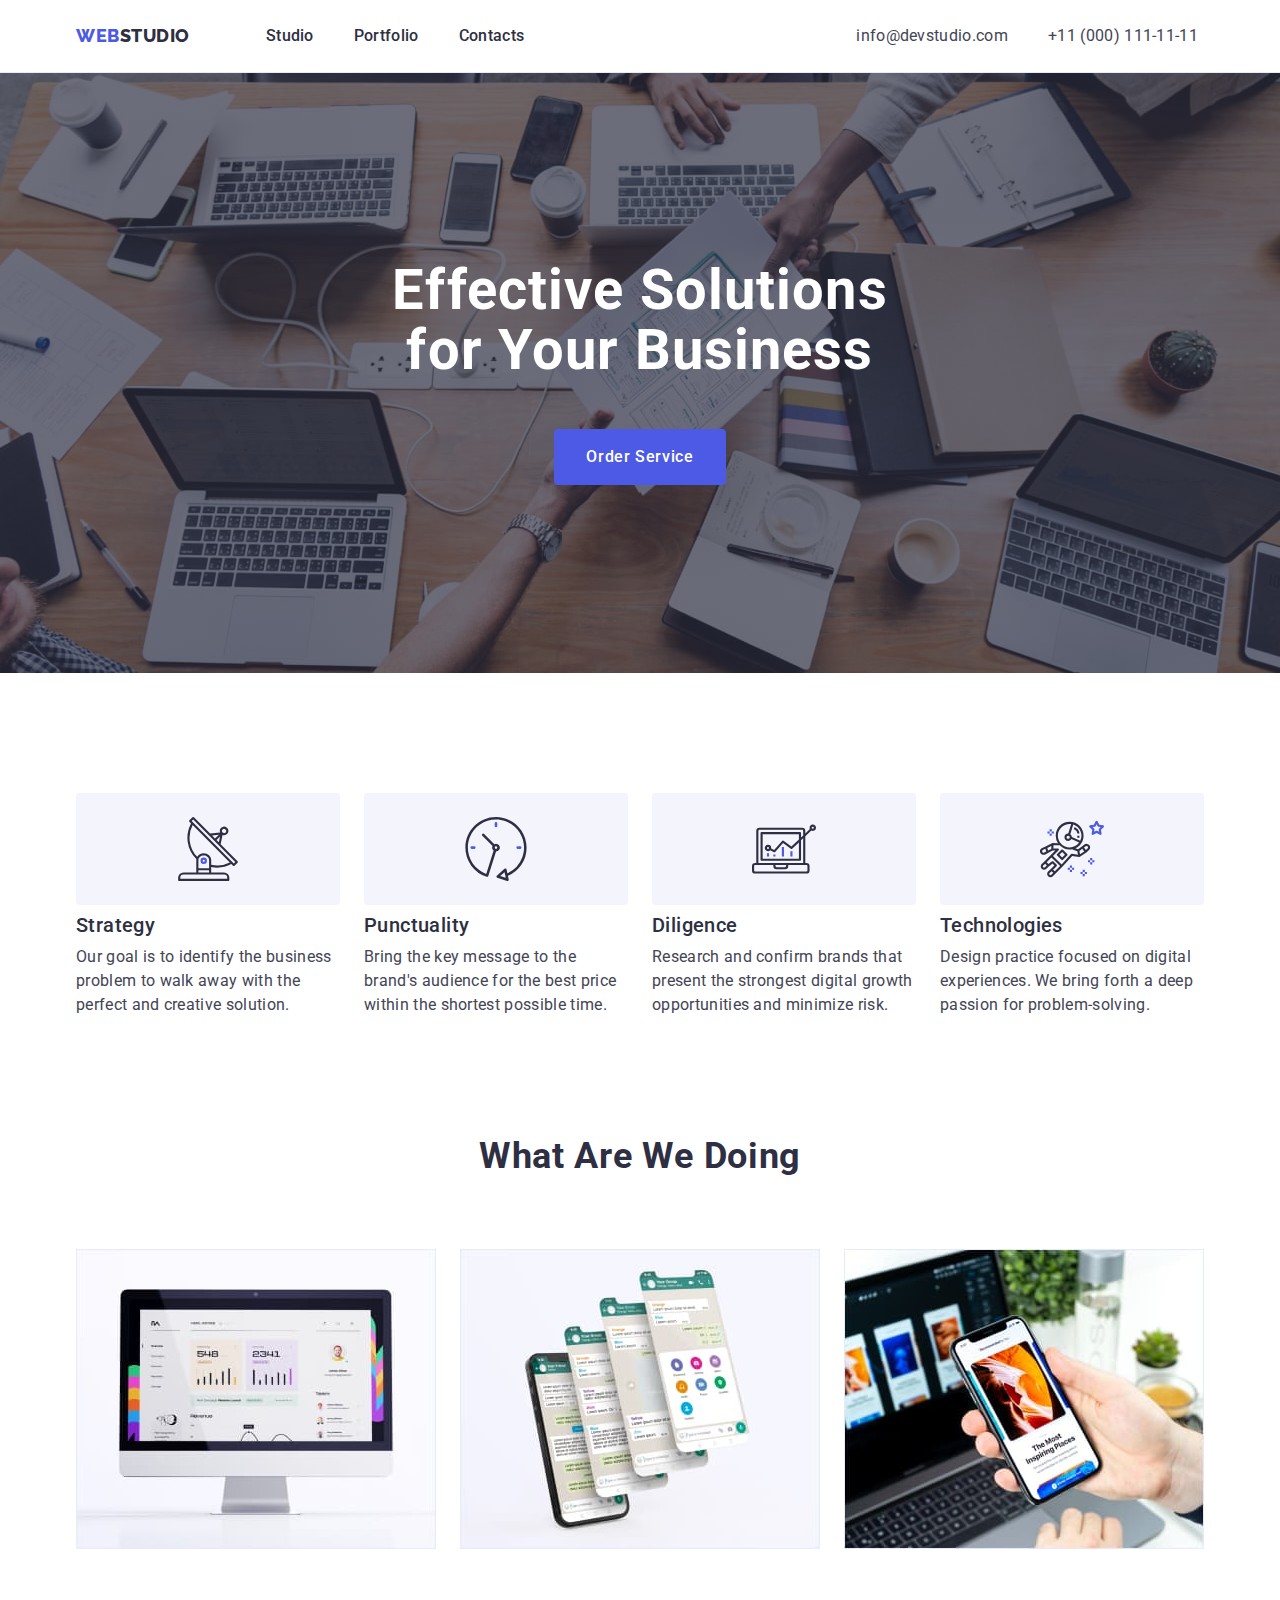
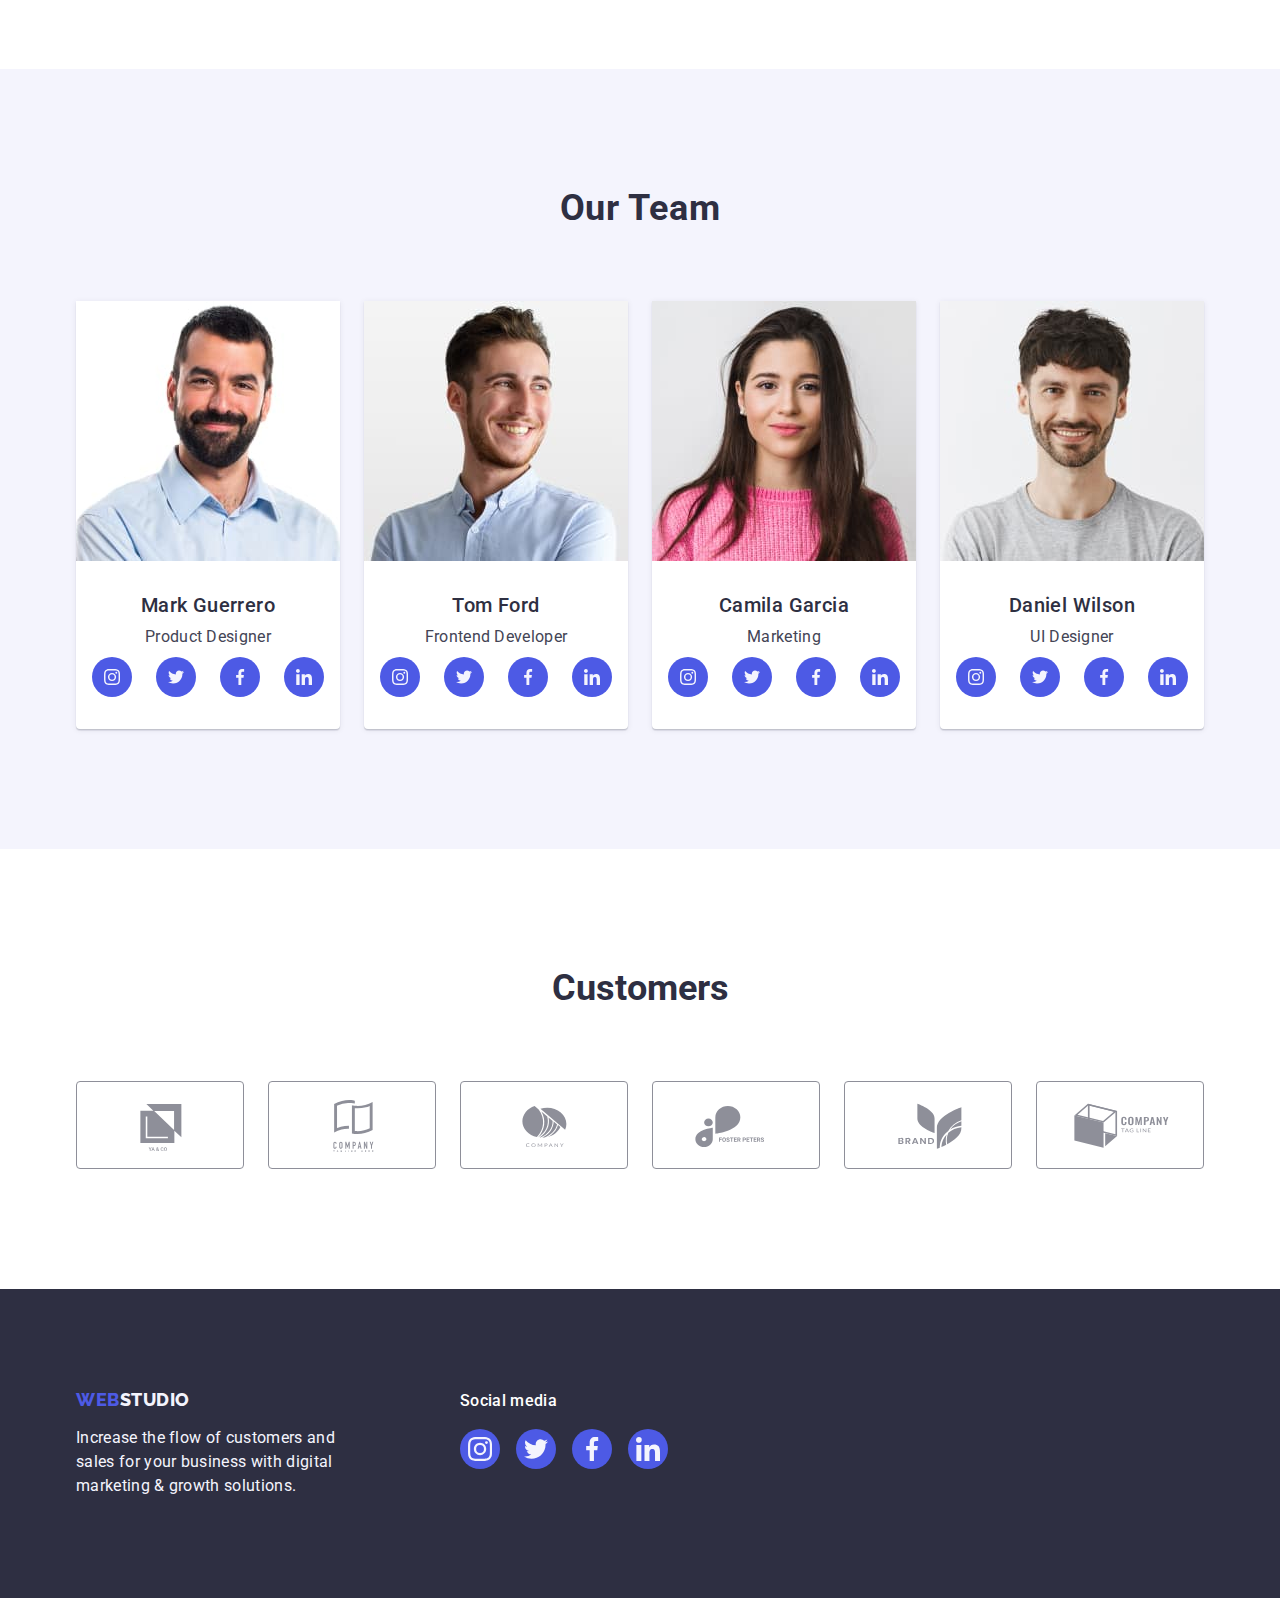
<file: index.html>
<!DOCTYPE html>
<html lang="en">
<head>
    <meta charset="UTF-8">
    <meta name="viewport" content="width=device-width, initial-scale=1.0">
    <title>Document</title>
    <link rel="stylesheet" href="https://cdnjs.cloudflare.com/ajax/libs/modern-normalize/1.0.0/modern-normalize.min.css">
    <link rel="stylesheet" href="./css/styles.css">
    <link rel="preconnect" href="https://fonts.googleapis.com">
    <link rel="preconnect" href="https://fonts.gstatic.com" crossorigin>
    <link href="https://fonts.googleapis.com/css2?family=Raleway:wght@800&family=Roboto:wght@400;500;700;900&display=swap" rel="stylesheet">
</head>
<body>
    <header class="header">
        <div class="first container">
            <nav class="navigation">
                <a href="./index.html" class="logo-link link">Web<span class="span">Studio</span></a>
                <ul class="list">
                    <li><a href="./index.html" class="first-link link">Studio</a></li>
                    <li><a href="./portfolio.html" class="first-link link">Portfolio</a></li>
                    <li><a href="" class="first-link link">Contacts</a></li>
                </ul>
            </nav>
            <address class="address">
             <ul class="list">
                <li><a href="mailto:info@devstudio.com" class="item link">info@devstudio.com</a></li>
                <li><a href="tel:+110001111111" class="item link">+11 (000) 111-11-11</a></li>
            </ul>
            </address>
        </div>
    </header>
    <main>
        <section class="first-section">
            <div class="container">
                <h1 class="title">Effective Solutions for Your Business</h1>
                <button type="button" class="first-button">Order Service</button>
            </div>
         </section>
         <section class="second-section">
            <div class="container">
                <h2 class="visually-hidden">Strategy</h2>
                     <ul class="list list-two"> 
                        <li class="title-list">
                            <div class="icons">
                                <svg width="64" height="64">
                                    <use href="./images/icons.svg#icon-antenna-1"></use>
                                </svg>
                            </div>
                            <h3 class="title-two">Strategy</h3>
                            <p class="category paragraph">Our goal is to identify the business problem to walk away with the perfect and creative solution.</p>
                        </li>                       
                        <li class="title-list">
                            <div class="icons">
                                <svg width="64" height="64">
                                    <use href="./images/icons.svg#icon-clock-1-1"></use>
                                </svg>
                            </div>
                            <h3 class="title-two">Punctuality</h3>
                            <p class="category paragraph">Bring the key message to the brand's audience for the best price within the shortest possible time.</p>
                        </li>
                        <li class="title-list">
                            <div class="icons">
                                <svg width="64" height="64">
                                    <use href="./images/icons.svg#icon-diagram-1-1"></use>
                                </svg>
                            </div>
                            <h3 class="title-two">Diligence</h3>
                            <p class="category paragraph">Research and confirm brands that present the strongest digital growth opportunities and minimize risk.</p>
                        </li>
                        <li class="title-list">
                            <div class="icons">
                                <svg width="64" height="64">
                                    <use href="./images/icons.svg#icon-astronaut-1-1"></use>
                                </svg>
                            </div>
                            <h3 class="title-two">Technologies</h3>
                            <p class="category paragraph">Design practice focused on digital experiences. We bring forth a deep passion for problem-solving.</p>
                        </li>
                    </ul>
             </div>
         </section>
         <section class="third-section">
            <div class="container">
                <h2 class="title-list-two">What are we doing</h2>
                    <ul class="list list-two">
                        <li class="images-list">
                            <img src="./images/mac.jpg" alt="mac" width="360" height="300" class="img">
                        </li>
                        <li class="images-list">
                            <img src="./images/message.jpg" alt="message" width="360" height="300" class="img">
                        </li>
                        <li class="images-list"> 
                            <img src="./images/smartphone.jpg" alt="smartphone" width="360" height="300" class="img">
                        </li>
                    </ul>
            </div>
         </section>
         <section class="section-four">
            <div class="container">
                <h2 class="title-four">Our Team</h2>
                <ul class="list list-two">
                    <li class="people">
                        <img src="./images/Mark.jpg" alt="man in a blue shirt with short stubble" width="264" height="260" class="person">
                        <div class="second">
                            <h3 class="title-two title-second">Mark Guerrero</h3>
                            <p class="paragraph margin-paragraph">Product Designer</p>
                            <ul class="social-links">
                                <li class="social">
                                    <a href="" class="social-link-items">
                                        <svg 
                                        class="social-item" 
                                        width="16" 
                                        height="16"
                                        style="fill: #f4f4fd;">
                                            <use href="./images/icons.svg#icon-instagram-2"></use>
                                        </svg>
                                    </a>
                                </li>
                                <li class="social">
                                    <a href="" class="social-link-items">
                                        <svg 
                                        class="social-item" 
                                        width="16" 
                                        height="16"
                                        style="fill: #f4f4fd;">
                                            <use href="./images/icons.svg#icon-twitter-1"></use>
                                        </svg>
                                    </a>
                                </li>
                                <li class="social">
                                    <a href="" class="social-link-items">
                                        <svg 
                                        class="social-item" 
                                        width="16" 
                                        height="16"
                                        style="fill: #f4f4fd;">
                                            <use href="./images/icons.svg#icon-facebook-1"></use>
                                        </svg>
                                    </a>
                                </li>
                                <li class="social">
                                    <a href="" class="social-link-items">
                                        <svg 
                                        class="social-item" 
                                        width="16" 
                                        height="16"
                                        style="fill: #f4f4fd;">
                                            <use href="./images/icons.svg#icon-linkedin-1"></use>
                                        </svg>
                                    </a>
                                </li>
                            </ul>
                        </div>
                    </li>
                    <li class="people">
                        <img src="./images/Tom.jpg" alt="smiling man which looking to the right side" width="264" height="260" class="person">
                        <div class="second">
                            <h3 class="title-two title-second">Tom Ford</h3>
                            <p class="paragraph margin-paragraph">Frontend Developer</p>
                            <ul class="social-links">
                                <li class="social">
                                    <a href="" class="social-link-items">
                                        <svg 
                                        class="social-item" 
                                        width="16" 
                                        height="16"
                                        style="fill: #f4f4fd;">
                                            <use href="./images/icons.svg#icon-instagram-2"></use>
                                        </svg>
                                    </a>
                                </li>
                                <li class="social">
                                    <a href="" class="social-link-items">
                                        <svg 
                                        class="social-item" 
                                        width="16" 
                                        height="16"
                                        style="fill: #f4f4fd;">
                                            <use href="./images/icons.svg#icon-twitter-1"></use>
                                        </svg>
                                    </a>
                                </li>
                                <li class="social">
                                    <a href="" class="social-link-items">
                                        <svg 
                                        class="social-item" 
                                        width="16" 
                                        height="16"
                                        style="fill: #f4f4fd;">
                                            <use href="./images/icons.svg#icon-facebook-1"></use>
                                        </svg>
                                    </a>
                                </li>
                                <li class="social">
                                    <a href="" class="social-link-items">
                                        <svg 
                                        class="social-item" 
                                        width="16" 
                                        height="16"
                                        style="fill: #f4f4fd;">
                                            <use href="./images/icons.svg#icon-linkedin-1"></use>
                                        </svg>
                                    </a>
                                </li>
                            </ul>
                        </div>
                    </li>
                    <li class="people">
                        <img src="./images/Camila.jpg" alt="woman in a pink sweatshirt and long brown hair" width="264" height="260" class="person">
                        <div class="second">
                            <h3 class="title-two title-second">Camila Garcia</h3>
                            <p class="paragraph margin-paragraph">Marketing</p>
                            <ul class="social-links">
                                <li class="social">
                                    <a href="" class="social-link-items">
                                        <svg 
                                        class="social-item" 
                                        width="16" 
                                        height="16"
                                        style="fill: #f4f4fd;">
                                            <use href="./images/icons.svg#icon-instagram-2"></use>
                                        </svg>
                                    </a>
                                </li>
                                <li class="social">
                                    <a href="" class="social-link-items">
                                        <svg 
                                        class="social-item" 
                                        width="16" 
                                        height="16"
                                        style="fill: #f4f4fd;">
                                            <use href="./images/icons.svg#icon-twitter-1"></use>
                                        </svg>
                                    </a>
                                </li>
                                <li class="social">
                                    <a href="" class="social-link-items">
                                        <svg 
                                        class="social-item" 
                                        width="16" 
                                        height="16"
                                        style="fill: #f4f4fd;">
                                            <use href="./images/icons.svg#icon-facebook-1"></use>
                                        </svg>
                                    </a>
                                </li>
                                <li class="social">
                                    <a href="" class="social-link-items">
                                        <svg 
                                        class="social-item" 
                                        width="16" 
                                        height="16"
                                        style="fill: #f4f4fd;">
                                            <use href="./images/icons.svg#icon-linkedin-1"></use>
                                        </svg>
                                    </a>
                                </li>
                            </ul>
                        </div>
                    </li>
                    <li class="people">
                        <img src="./images/Daniel.jpg" alt="man in a grey T-shirt and beard" width="264" height="260" class="person">
                        <div class="second">   
                            <h3 class="title-two title-second">Daniel Wilson</h3>
                            <p class="paragraph margin-paragraph">UI Designer</p>
                            <ul class="social-links">
                                <li class="social">
                                    <a href="" class="social-link-items">
                                        <svg 
                                        class="social-item" 
                                        width="16" 
                                        height="16"
                                        style="fill: #f4f4fd;">
                                            <use href="./images/icons.svg#icon-instagram-2"></use>
                                        </svg>
                                    </a>
                                </li>
                                <li class="social">
                                    <a href="" class="social-link-items">
                                        <svg 
                                        class="social-item" 
                                        width="16" 
                                        height="16"
                                        style="fill: #f4f4fd;">
                                            <use href="./images/icons.svg#icon-twitter-1"></use>
                                        </svg>
                                    </a>
                                </li>
                                <li class="social">
                                    <a href="" class="social-link-items">
                                        <svg 
                                        class="social-item" 
                                        width="16" 
                                        height="16"
                                        style="fill: #f4f4fd;">
                                            <use href="./images/icons.svg#icon-facebook-1"></use>
                                        </svg>
                                    </a>
                                </li>
                                <li class="social">
                                    <a href="" class="social-link-items">
                                        <svg 
                                        class="social-item" 
                                        width="16" 
                                        height="16"
                                        style="fill: #f4f4fd;">
                                            <use href="./images/icons.svg#icon-linkedin-1"></use>
                                        </svg>
                                    </a>
                                </li>
                            </ul>
                        </div>
                    </li>
                </ul>
            </div>
         </section>
         <section class="section-five">
            <div class="container">
                <h2 class="customers">Customers</h2>
                <ul class="customers-list">
                    <li class="customer-icon">
                        <a href="" class="customer-link">
                            <svg
                            class="customer-link-icon"
                            width="104"
                            height="56"
                            style="fill: currentColor;">
                                <use href="./images/icons.svg#icon-Logo"></use>
                            </svg>
                        </a>
                    </li> 
                    <li class="customer-icon">
                        <a href="" class="customer-link">
                            <svg
                            class="customer-link-icon"
                            width="104"
                            height="56"
                            style="fill: currentColor;">
                                <use href="./images/icons.svg#icon-Logo-1"></use>
                            </svg>
                        </a>
                    </li>
                    <li class="customer-icon">
                        <a href="" class="customer-link">
                            <svg
                            class="customer-link-icon"
                            width="104"
                            height="56"
                            style="fill: currentColor;">
                                <use href="./images/icons.svg#icon-Logo-2"></use>
                            </svg>
                        </a>
                    </li>
                    <li class="customer-icon">
                        <a href="" class="customer-link">
                            <svg
                            class="customer-link-icon"
                            width="104"
                            height="56"
                            style="fill: currentColor;">
                                <use href="./images/icons.svg#icon-Logo-kopia"></use>
                            </svg>
                        </a>
                    </li>
                    <li class="customer-icon">
                        <a href="" class="customer-link">
                            <svg
                            class="customer-link-icon"
                            width="104"
                            height="56"
                            style="fill: currentColor;">
                                <use href="./images/icons.svg#icon-Logo-3"></use>
                            </svg>
                        </a>
                    </li>
                    <li class="customer-icon">
                        <a href="" class="customer-link">
                            <svg
                            class="customer-link-icon"
                            width="104"
                            height="56"
                            style="fill: currentColor;">
                                <use href="./images/icons.svg#icon-Logo-4"></use>
                            </svg>
                        </a>
                    </li>
                </ul>
            </div>
         </section>
    </main>
    <footer class="background">
        <div class="container footer-changes">
            <div class="container-footer-changes">
                <a href="./index.html" class="logo-link link link-block">Web<span class="second-span">Studio</span></a>
                <p class="second-paragraph">Increase the flow of customers and sales for your business with digital marketing & growth solutions.</p>
            </div>
            <div>
                <p class="social-media-links">Social media</p>
                <ul class="social-links-footer">
                    <li class="social">
                        <a href="" class="social-link-items items-two">
                            <svg 
                            class="social-item" 
                            width="24" 
                            height="24"
                            style="fill: #f4f4fd;">
                                <use href="./images/icons.svg#icon-instagram-2"></use>
                            </svg>
                        </a>
                    </li>
                    <li class="social">
                        <a href="" class="social-link-items items-two">
                            <svg 
                            class="social-item" 
                            width="24" 
                            height="24"
                            style="fill: #f4f4fd;">
                                <use href="./images/icons.svg#icon-twitter-1"></use>
                            </svg>
                        </a>
                    </li>
                    <li class="social">
                        <a href="" class="social-link-items items-two">
                            <svg 
                            class="social-item" 
                            width="24" 
                            height="24"
                            style="fill: #f4f4fd;">
                                <use href="./images/icons.svg#icon-facebook-1"></use>
                            </svg>
                        </a>
                    </li>
                    <li class="social">
                        <a href='' class="social-link-items items-two">
                            <svg 
                            class="social-item" 
                            width="24" 
                            height="24"
                            style="fill: #f4f4fd;">
                                <use href="./images/icons.svg#icon-linkedin-1"></use>
                            </svg>
                        </a>
                    </li>
                </ul>
            </div>
        </div>
    </footer>      
</body>
</html>
</file>
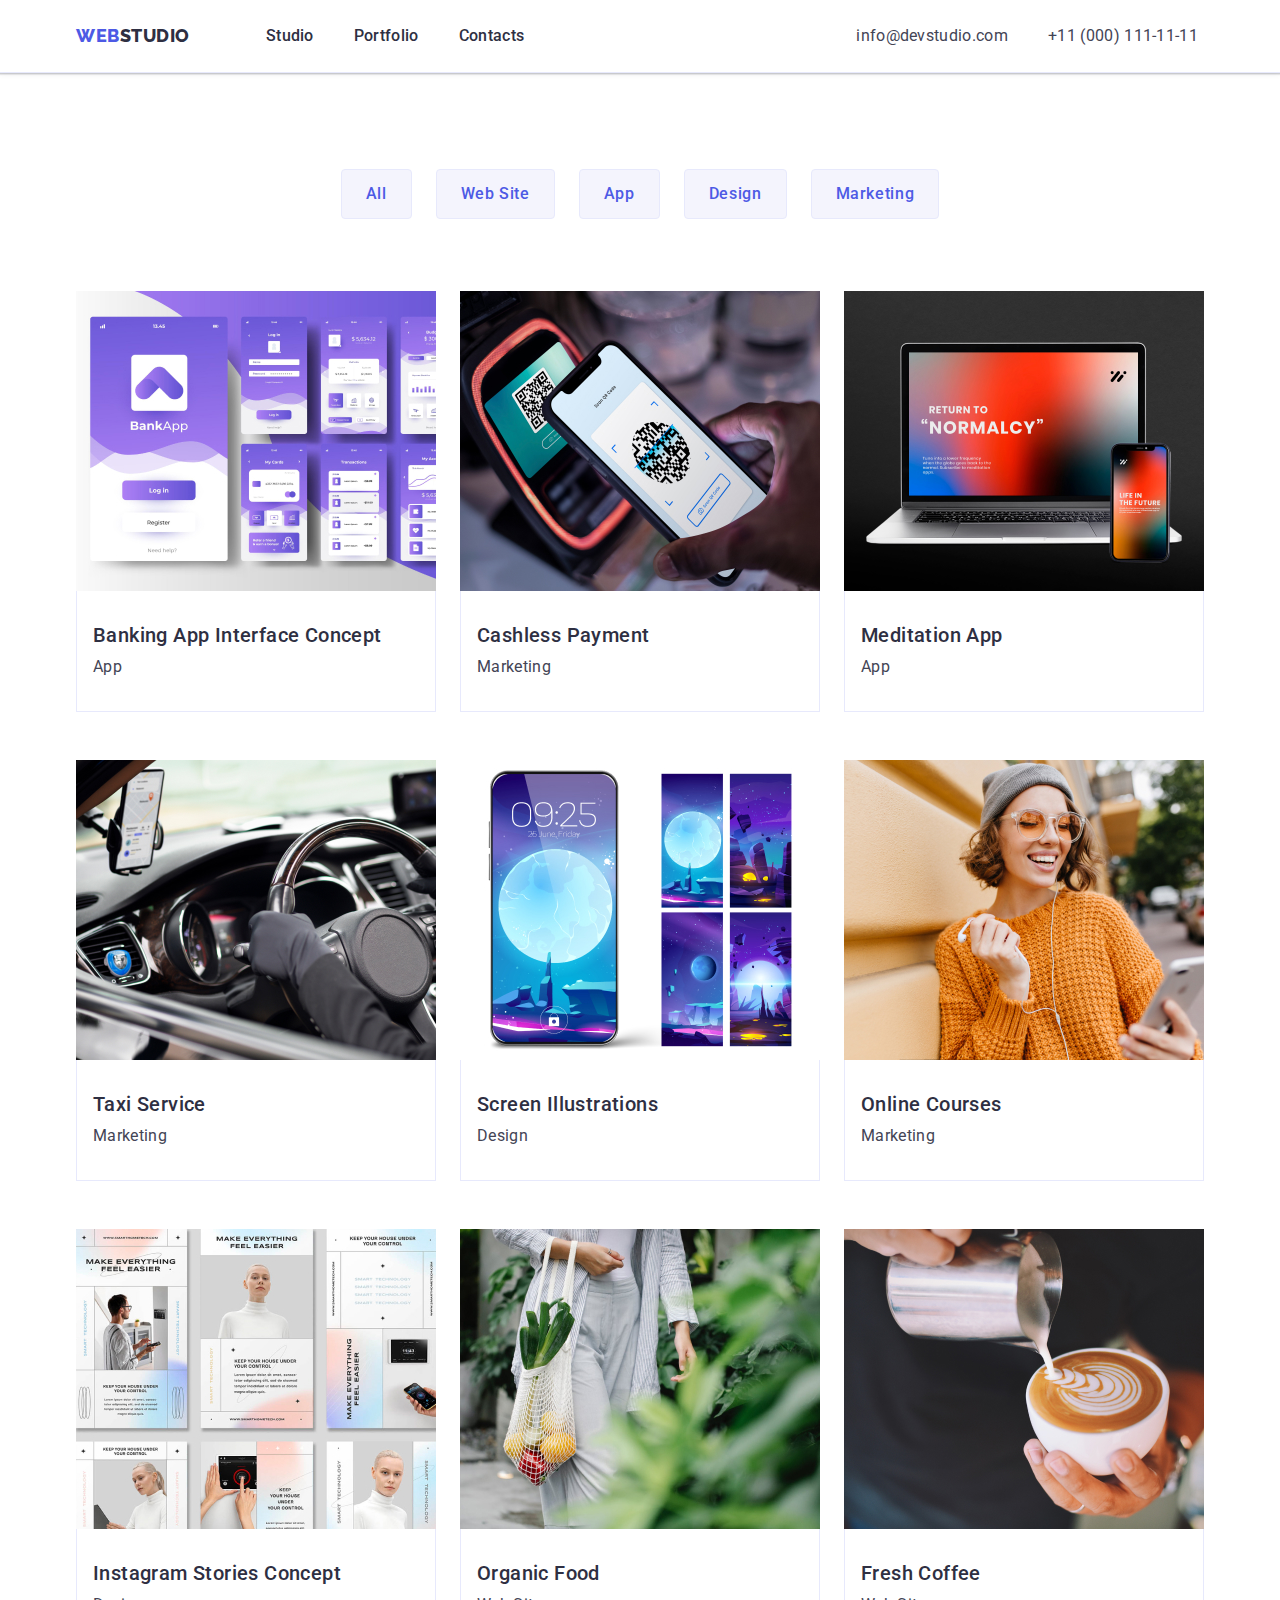
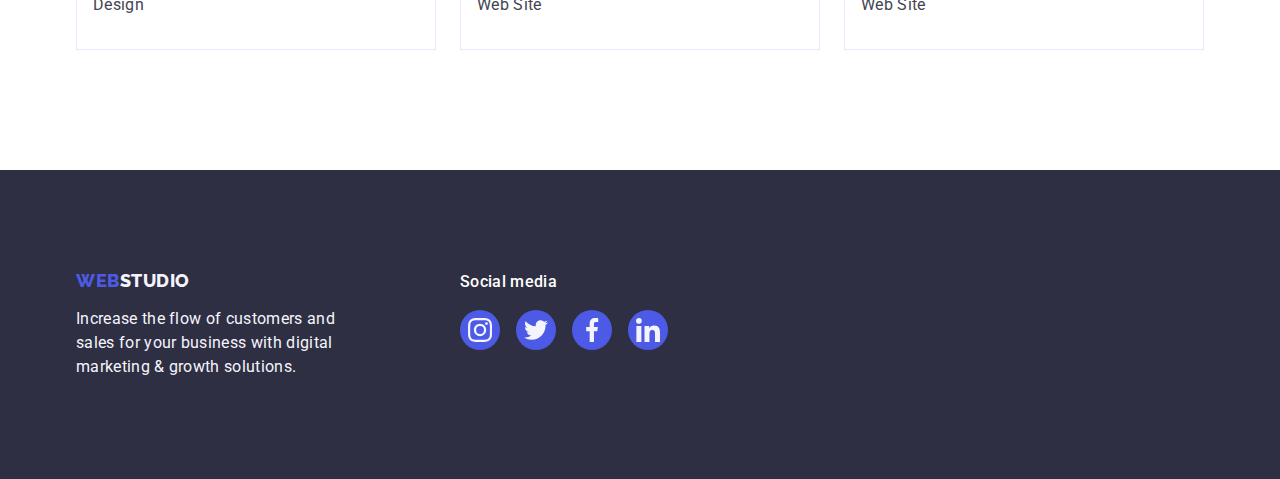
<file: portfolio.html>
<!DOCTYPE html>
<html lang="en">
<head>
    <meta charset="UTF-8">
    <meta name="viewport" content="width=device-width, initial-scale=1.0">
    <title>Document</title>
    <link rel="stylesheet" href="https://cdnjs.cloudflare.com/ajax/libs/modern-normalize/1.0.0/modern-normalize.min.css">
    <link rel="stylesheet" href="./css/styles.css">
    <link rel="preconnect" href="https://fonts.googleapis.com">
    <link rel="preconnect" href="https://fonts.gstatic.com" crossorigin>
    <link href="https://fonts.googleapis.com/css2?family=Raleway:wght@800&family=Roboto:wght@400;500;700;900&display=swap" rel="stylesheet">
</head>
<body>
    <header class="header">
        <div class="first container">
            <nav class="navigation">
                <a href="./index.html" class="logo-link link">Web<span class="span">Studio</span></a>
                <ul class="list">
                    <li><a href="./index.html" class="first-link link">Studio</a></li>
                    <li><a href="./portfolio.html" class="first-link link">Portfolio</a></li>
                    <li><a href="" class="first-link link">Contacts</a></li>
                </ul>
            </nav>
            <address class="address">
                <ul class="list">
                    <li><a href="mailto:info@devstudio.com" class="item link">info@devstudio.com</a></li>
                    <li><a href="tel:+110001111111" class="item link">+11 (000) 111-11-11</a></li>
                </ul>
            </address>
        </div>
    </header>
    <main>
        <section class="fifth-section">
            <div class="container">
                <h1 class="visually-hidden">Buttons</h1>
                <ul class="list button-list">
                    <li><button type="button" class="filter-button">All</button></li>
                    <li><button type="button" class="filter-button">Web Site</button></li>
                    <li><button type="button" class="filter-button">App</button></li>
                    <li><button type="button" class="filter-button">Design</button></li>
                    <li><button type="button" class="filter-button">Marketing</button></li>
                </ul>
                <ul class="list app-list">
                    <li class="app-link"> 
                        <a href="" class="link link-shadow">
                            <img src="./images/BankingApp.jpg" alt="purple banking app on screen" width="360" height="300">
                                <div class="app-category">
                                    <h2 class="app">Banking App Interface Concept</h2>
                                    <p class="category paragraph">App</p>
                                </div>
                        </a>
                    </li>
                    <li class="app-link">
                        <a href="" class="link link-shadow">
                            <img src="./images/QR.jpg" alt="cashless payment by smartphone" width="360" height="300">
                                <div class="app-category">
                                    <h2 class="app">Cashless Payment</h2>
                                    <p class="category paragraph">Marketing</p>
                                </div>
                        </a>
                    </li>
                    <li class="app-link">
                        <a href="" class="link link-shadow">
                            <img src="./images/MacAndSmartphone.jpg" alt="some app for computer and smartphone" width="360" height="300">
                                <div class="app-category">
                                    <h2 class="app">Meditation App</h2>
                                    <p class="category paragraph">App</p>
                                </div>
                        </a>
                    </li>
                    <li class="app-link">
                         <a href="" class="link link-shadow">
                            <img src="./images/Taxi.jpg" alt="black taxi car" width="360" height="300">
                                <div class="app-category">
                                    <h2 class="app">Taxi Service</h2>
                                    <p class="category paragraph">Marketing</p>
                                </div>
                        </a>
                    </li>
                    <li class="app-link">
                        <a href="" class="link link-shadow">
                            <img src="./images/Screen.jpg" alt="galaxy pictures" width="360" height="300">
                                <div class="app-category">
                                    <h2 class="app">Screen Illustrations</h2>
                                    <p class="category paragraph">Design</p>
                                 </div>
                        </a>
                    </li>
                    <li class="app-link">
                        <a href="" class="link link-shadow">
                            <img src="./images/Girl.jpg" alt="smiling girl in a orange jumper" width="360" height="300">
                                <div class="app-category">
                                    <h2 class="app">Online Courses</h2>
                                    <p class="category paragraph">Marketing</p>
                                </div>
                        </a>
                    </li>
                    <li class="app-link">
                        <a href="" class="link link-shadow">
                            <img src="./images/Instagram.jpg" alt="pictures from Instagram" width="360" height="300">
                                <div class="app-category">
                                    <h2 class="app">Instagram Stories Concept</h2>
                                    <p class="category paragraph">Design</p>
                                </div>
                        </a>
                    </li>
                    <li class="app-link">
                        <a href="" class="link link-shadow">
                            <img src="./images/Food.jpg" alt="part of body and food in a organic bag" width="360" height="300">
                                <div class="app-category">
                                    <h2 class="app">Organic Food</h2>
                                    <p class="category paragraph">Web Site</p>
                                </div>
                        </a>
                    </li>
                    <li class="app-link">
                        <a href="" class="link link-shadow">
                            <img src="./images/Coffee.jpg" alt="a man preparing a cap of coffee" width="360" height="300">
                                <div class="app-category">
                                    <h2 class="app">Fresh Coffee</h2>
                                    <p class="category paragraph">Web Site</p>
                                </div>
                        </a>
                    </li>
                </ul>
            </div>
        </section>
    </main>
    <footer class="background">
        <div class="container footer-changes">
            <div class="container-footer-changes">
                <a href="./index.html" class="logo-link link link-block">Web<span class="second-span">Studio</span></a>
                <p class="second-paragraph">Increase the flow of customers and sales for your business with digital marketing & growth solutions.</p>
            </div>
            <div>
                <p class="social-media-links">Social media</p>
                <ul class="social-links-footer">
                    <li class="social">
                        <a href="" class="social-link-items items-two">
                            <svg 
                            class="social-item" 
                            width="24" 
                            height="24"
                            style="fill: #f4f4fd;">
                                <use href="./images/icons.svg#icon-instagram-2"></use>
                            </svg>
                        </a>
                    </li>
                    <li class="social">
                        <a href="" class="social-link-items items-two">
                            <svg 
                            class="social-item" 
                            width="24" 
                            height="24"
                            style="fill: #f4f4fd;">
                                <use href="./images/icons.svg#icon-twitter-1"></use>
                            </svg>
                        </a>
                    </li>
                    <li class="social">
                        <a href="" class="social-link-items items-two">
                            <svg 
                            class="social-item" 
                            width="24" 
                            height="24"
                            style="fill: #f4f4fd;">
                                <use href="./images/icons.svg#icon-facebook-1"></use>
                            </svg>
                        </a>
                    </li>
                    <li class="social">
                        <a href="" class="social-link-items items-two">
                            <svg 
                            class="social-item" 
                            width="24" 
                            height="24"
                            style="fill: #f4f4fd;">
                                <use href="./images/icons.svg#icon-linkedin-1"></use>
                            </svg>
                        </a>
                    </li>
                </ul>
            </div>
        </div>
    </footer>  
</body>
</html>
</file>
<file: css/styles.css>
:root {
    --main-text-color: #434455;
    --headers-color: #2e2f42;
    --footer-background-color: #2e2f42;
    --logo-color: #4d5ae5;
}
body {
    font-family: 'Roboto', sans-serif;
    color: var(--main-text-color);
    background-color: #ffffff;
}
ul {
    list-style-type: none;
}
ul,
ol {
  list-style: none;
  margin: 0;
  padding-left: 0;
}
.list {
  list-style: none;
  margin: 0;
  padding-left: 0;
}
* {
    box-sizing: border-box;
    padding: 0;
    margin: 0;
}
.logo-link {
    color:#4d5ae5;
    text-decoration: none;
    font-family: 'Raleway', sans-serif;
    font-size: 18px;
    font-weight: 800;
    line-height: 1.17;
    letter-spacing: 0.03em;
    text-transform: uppercase;
}
.logo-link > .span {
    color: #2e2f42;
}
.list {
    list-style-type: none;
}
.list {
    list-style: none;
}
.first-link {
    color:#2e2f42;
    text-decoration: none;
    font-size: 16px;
    font-weight: 500;
    line-height: 1.5;
    letter-spacing: 0.02em;
}
.first-link:hover,
.first-link:focus {
    text-decoration: none;
    color: #404bbf;
}
.address {
    font-style: normal;
}
.item {
    color: #434455;
    text-decoration: none;
    font-size: 16px;
    line-height: 1.5;
    letter-spacing: 0.02em;
}
.item:hover,
.item:focus {
    color: #404bbf;
}
.first-section {
    background-color: #2e2f42;
}
.title {
    color: #ffffff;
    font-size: 56px;
    font-weight:700;
    line-height: 1.07;
    letter-spacing: 0.02em;
    text-align: center;
}
.first-button {
    color: #ffffff;
    background-color: #4d5ae5;
    font-size: 16px;
    font-weight: 500;
    line-height: 1.5;
    letter-spacing: 0.04em;
    cursor: pointer;
    font-family: 'Roboto', sans-serif;
}
.first-button:hover,
.first-button:focus {
    background-color: #404BBF;
}
.title-list {
    list-style: none;
}
.title-two {
    color: #2e2f42;
    font-size: 20px;
    font-weight: 500;
    line-height: 1.2;
    letter-spacing: 0.02em;
}
.paragraph {
    color: #434455;
    font-size: 16px;
    line-height: 1.5;
    letter-spacing: 0.02em;
}
.title-list-two {
    color: #2e2f42;
    font-size: 36px;
    font-weight: 700;
    line-height: 1.11;
    text-align: center;
    letter-spacing: 0.02em;
    text-transform: capitalize;
}
.section-four {
    background: #F4F4FD;
    flex-shrink: 0;
}
.title-four {
    color: #2e2f42;
    font-size: 36px;
    font-weight: 700;
    line-height: 1.11;
    text-align: center;
    letter-spacing: 0.02em;
    text-transform: capitalize;
}
.people {
    background-color: #FFFFFF;
}

.background {
    background-color: #2e2f42;
    flex-shrink: 0;
}
.second-paragraph {
        line-height: 1.5;
        color: #F4F4FD;
        letter-spacing: 0.02em;
}
.logo-link {
    color:#4d5ae5;
    text-decoration: none;
    font-family: 'Raleway', sans-serif;
    font-size: 18px;
    font-weight: 800;
    line-height: 1.17;
    letter-spacing: 0.03em;
    text-transform: uppercase;
}
.logo-link > .second-span {
    color: #f4f4fd;
}

.filter-button {
    color:#4d5ae5;
    background-color: #F4F4FD;
    font-family: inherit;
    font-weight: 500;
    font-size: 16px;
    line-height: 1.5;
    letter-spacing: 0.04em;
}
.filter-button:hover,
.filter-button:focus {
    color: #FFFFFF;
    background-color: #404BBF;
    cursor: pointer;
}
.list {
    list-style: none;
}
.link {
    text-decoration: none;
    display: block;
}
.app {
    font-weight: 500;
    font-size: 20px;
    line-height: 1.2;
    letter-spacing: 0.02em;
    color: #2e2f42;
}
img {
    display: block;
}
.header {
    border-bottom: 1px solid #e7e9fc;
}
.first {
    display: flex
}
.container {
    width: 1158px;
    margin: 0 auto;
    padding: 0px 15px;
}
.navigation {
    display: flex;
    align-items: center;
    padding-right: 332px;
}
.logo-link {
    margin-right: 76px;
}
.list {
    display: flex;
    gap: 40px;
}
.first-link {
    padding: 24px 0px;
}
.address {
    padding: 24px 0px;
}
.first-section {
    padding:188px 0px;
    background-image: linear-gradient(rgba(46, 47, 66, 0.7), rgba(46, 47, 66, 0.7)),
    url(../images/background.jpg);
    max-width: 1440px;
    height: 600px;
    flex-shrink: 0;
    background-repeat: no-repeat;
    background-position: center;
    background-size: cover;
    margin: 0 auto;
}
.title {
    max-width: 496px;
    margin: 0 auto;
    padding-bottom: 48px;
}
.first-button {
    display: block;
    min-width: 169px;
    height: 56px;
    border: none;
    border-radius: 4px;
    margin: 0 auto;
    padding: 16px 32px;
    align-items: flex-start;
    gap: 10px;
}
.second-section {
    padding: 120px 0px;

}
.visually-hidden {
    position: absolute;
    width: 1px;
    height: 1px;
    margin: -1px;
    border: 0;
    padding: 0;
    white-space: nowrap;
    clip-path: inset(100%);
    clip: rect(0 0 0 0);
    overflow: hidden;
}
.list-two {
    gap: 24px;
}
.list {
    list-style: none;
    margin: 0;
    padding-left: 0;  
}
.title-list {
    width: calc((100% - 72px)/4);
}
.title-two {
    margin-bottom: 8px;
}
.third-section {
    padding-bottom: 120px;
}
.title-list-two {
    margin-bottom: 72px;
}
.section-four {
    padding: 120px 0px;
}
.title-four {
    margin-bottom: 72px;
}
.people {
    width: calc((100% - 72px)/4);
    border-radius: 0px 0px 4px 4px;
    box-shadow: 0px 1px 6px rgba(46, 47, 66, 0.08), 
    0px 1px 1px rgba(46, 47, 66, 0.16), 
    0px 2px 1px rgba(46, 47, 66, 0.08);
}
.second {
    padding: 32px 0px;
}
.title-second {
    text-align: center;
}
.paragraph {
    text-align: center;
}
.margin-paragraph {
    margin-bottom: 8px;
}
.background {
    padding: 100px 0;
}
.link-block {
    display: inline-block;
    margin-bottom: 16px;
}
.second-paragraph {
    max-width: 264px;
}
.fifth-section {
    padding-top: 96px;
    padding-bottom: 120px;
}
.button-list {
    justify-content: center;
    gap: 24px;
    margin-bottom: 72px;
}
.filter-button  {
    padding: 12px 24px;
    border: 1px solid #e7e9fc;
    border-radius: 4px;
}
.filter-button:hover,
.filter-button:focus {
    border: 1px solid transparent;
    box-shadow: 0px 3px 1px rgba(0, 0, 0, 0.1), 
    0px 2px 1px rgba(0, 0, 0, 0.08), 
    0px 2px 2px rgba(0, 0, 0, 0.12);
}
.app-list {
    display: flex;
    flex-wrap: wrap;
    column-gap: 24px;
    row-gap: 48px;
}
.app-link {
    width: calc((100% - 48px)/3);
    display: block;
}
.link-shadow:hover,
.link-shadow:focus {
    box-shadow: 0px 1px 6px rgba(46, 47, 66, 0.08), 
    0px 1px 1px rgba(46, 47, 66, 0.16), 
    0px 2px 1px rgba(46, 47, 66, 0.08);
}
.app-category {
    padding: 32px 16px;
    border: 1px solid #e7e9fc;
    border-top: none;
}
.app {
    margin-bottom: 8px;
}
.category {
    text-align: left;
}
header {
    box-shadow: 0px 2px 1px rgba(46, 47, 66, 0.08),
    0px 1px 1px rgb(46, 47, 66, 0.16),
    0px 1px 6px rgba(46, 47, 66, 0.08);
}
.icons {
    display: flex;
    align-items: center;
    justify-content: center;
    width: 264px;
    height: 112px;
    background: #f4f4fd;
    border-radius: 4px;
    margin-bottom: 8px;
}
.icons > svg {
    display: block;
    width: 64px;
    height: 64px;
}
.social-links {
    display: flex;
    justify-content: center;
    gap: 24px;
}
.social {
    width: 40px;
    height: 40px;
}
.social-link-items {
    width: 100%;
    height: 100%;
    background-color: #4d5ae5;
    border-radius: 50%;
    display: flex;
    align-items: center;
    justify-content: center;
}
.social-link-items:hover,
.social-link-items:focus {
    background-color: #404bbf;
}
.section-five {
    padding: 120px 0;
}
.customers {
    font-size: 36px;
    line-height: 1.11;
    color: #2e2f42;
    margin-bottom: 72px;
    text-align: center;  
}
.customers-list {
    display: flex;
    gap: 24px;
}
.customer-icon {
    width: calc((100% - 120px)/6);
    height: 88px;
}
.customer-link {
    width: 100%;
    height: 100%;
    border: 1px solid #8e8f99;
    border-radius: 4px;
    display: flex;
    align-items: center;
    justify-content: center;
    color: #8e8f99;
}
.customer-link:hover,
.customer-link:focus {
    color: #404bbf;
    border-color: #404bbf;
}
.footer-changes {
    display: flex;
    align-items: baseline;
}
.container-footer-changes {
    margin-right: 120px;
}
.social-media-links {
    font-weight: 500;
    font-size: 16px;
    line-height: 1.5;
    letter-spacing: 0.02em;
    color: #FFFFFF;
    margin-bottom: 16px;
}
.social-links-footer {
    display: flex;
    gap: 16px
}
.social-media-item {
    width: 100%;
    height: 100%;
    background-color: #4d5ae5;
}
.items-two:hover,
.items-two:focus {
    background-color: #31d0aa;
}
</file>
